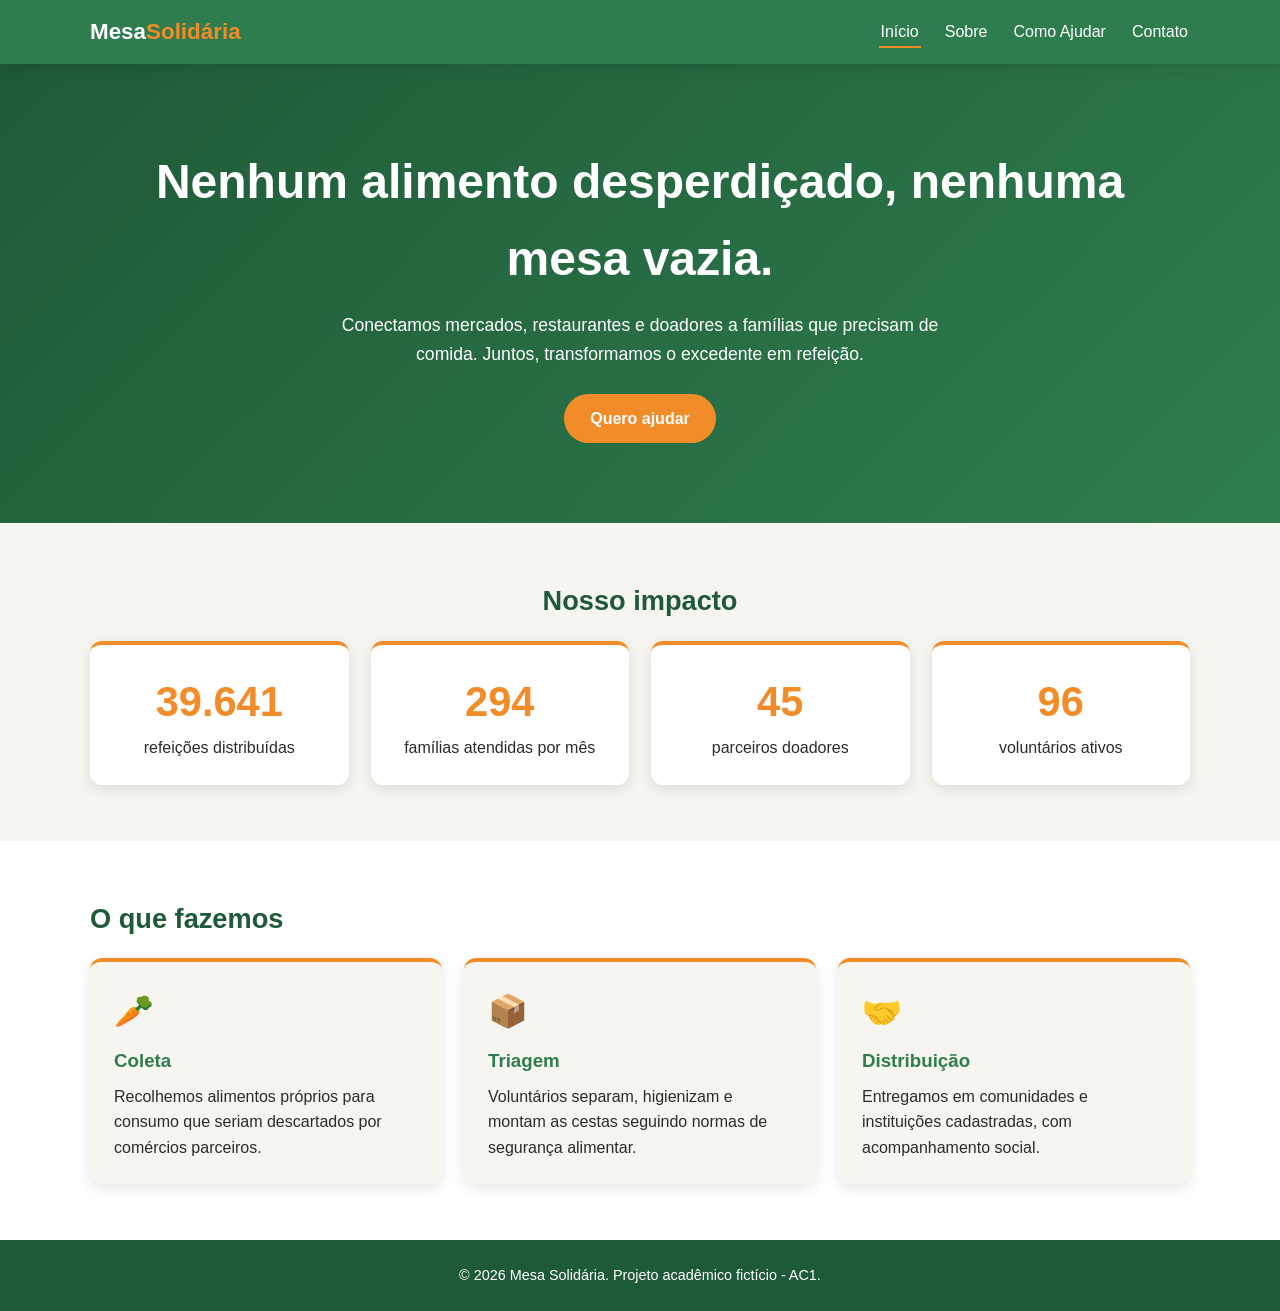
<file: mesa-solidaria/mesa-solidaria/index.html>
<!DOCTYPE html>
<html lang="pt-BR">
<head>
  <meta charset="UTF-8">
  <meta name="viewport" content="width=device-width, initial-scale=1.0">
  <meta name="description" content="Mesa Solidária: ONG que combate o desperdício de alimentos e a fome.">
  <title>Mesa Solidária | Início</title>
  <link rel="stylesheet" href="css/style.css">
</head>
<body>
  <header>
    <div class="container">
      <a href="index.html" class="logo">Mesa<span>Solidária</span></a>
      <button class="menu-btn" id="menu-btn" aria-label="Abrir menu">&#9776;</button>
      <nav>
        <ul id="menu-lista">
          <li><a href="index.html" class="ativo">Início</a></li>
          <li><a href="sobre.html">Sobre</a></li>
          <li><a href="como-ajudar.html">Como Ajudar</a></li>
          <li><a href="contato.html">Contato</a></li>
        </ul>
      </nav>
    </div>
  </header>

  <section class="hero">
    <div class="container">
      <h1>Nenhum alimento desperdiçado, nenhuma mesa vazia.</h1>
      <p>Conectamos mercados, restaurantes e doadores a famílias que precisam de comida. Juntos, transformamos o excedente em refeição.</p>
      <a href="como-ajudar.html" class="btn">Quero ajudar</a>
    </div>
  </section>

  <section>
    <div class="container numeros">
      <h2>Nosso impacto</h2>
      <div class="grid">
        <div class="card"><div class="num" data-contar="48500">0</div><p>refeições distribuídas</p></div>
        <div class="card"><div class="num" data-contar="320">0</div><p>famílias atendidas por mês</p></div>
        <div class="card"><div class="num" data-contar="45">0</div><p>parceiros doadores</p></div>
        <div class="card"><div class="num" data-contar="120">0</div><p>voluntários ativos</p></div>
      </div>
    </div>
  </section>

  <section class="alt">
    <div class="container">
      <h2>O que fazemos</h2>
      <div class="grid">
        <div class="card"><div class="icone">🥕</div><h3>Coleta</h3><p>Recolhemos alimentos próprios para consumo que seriam descartados por comércios parceiros.</p></div>
        <div class="card"><div class="icone">📦</div><h3>Triagem</h3><p>Voluntários separam, higienizam e montam as cestas seguindo normas de segurança alimentar.</p></div>
        <div class="card"><div class="icone">🤝</div><h3>Distribuição</h3><p>Entregamos em comunidades e instituições cadastradas, com acompanhamento social.</p></div>
      </div>
    </div>
  </section>

  <footer>
    <p>&copy; <span id="ano"></span> Mesa Solidária. Projeto acadêmico fictício - AC1.</p>
  </footer>
  <script src="js/script.js"></script>
</body>
</html>
</file>
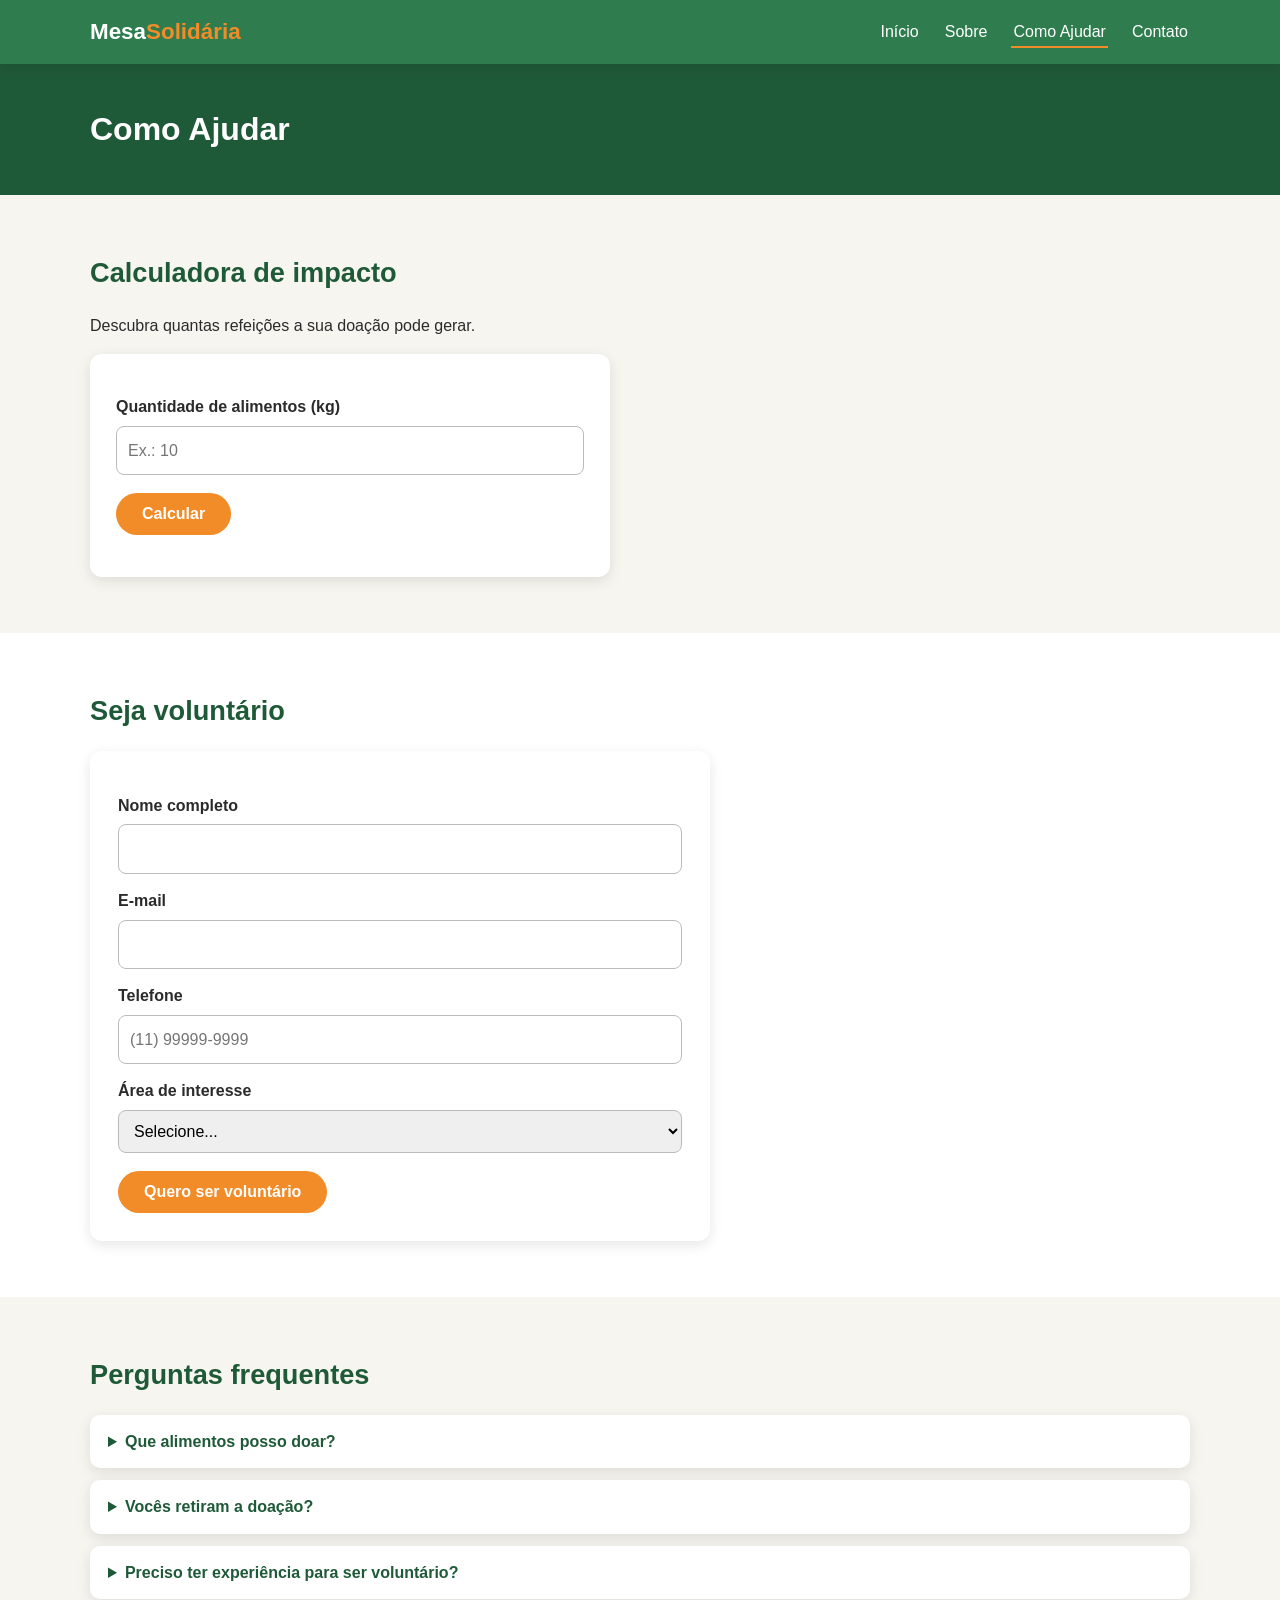
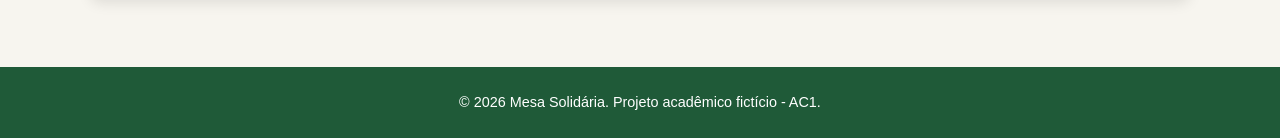
<file: mesa-solidaria/mesa-solidaria/ac1.html>
<!DOCTYPE html>
<html lang="pt-BR">
<head>
  <meta charset="UTF-8">
  <meta name="viewport" content="width=device-width, initial-scale=1.0">
  <title>Mesa Solidária | Como Ajudar</title>
  <link rel="stylesheet" href="css/style.css">
</head>
<body>
  <header>
    <div class="container">
      <a href="index.html" class="logo">Mesa<span>Solidária</span></a>
      <button class="menu-btn" id="menu-btn" aria-label="Abrir menu">&#9776;</button>
      <nav>
        <ul id="menu-lista">
          <li><a href="index.html">Início</a></li>
          <li><a href="sobre.html">Sobre</a></li>
          <li><a href="como-ajudar.html" class="ativo">Como Ajudar</a></li>
          <li><a href="contato.html">Contato</a></li>
        </ul>
      </nav>
    </div>
  </header>

  <div class="page-title"><div class="container"><h1>Como Ajudar</h1></div></div>

  <section>
    <div class="container">
      <h2>Calculadora de impacto</h2>
      <p style="margin-bottom:16px">Descubra quantas refeições a sua doação pode gerar.</p>
      <form id="calc-form" class="calc">
        <label for="kg">Quantidade de alimentos (kg)</label>
        <input type="number" id="kg" min="1" placeholder="Ex.: 10">
        <button type="submit" class="btn">Calcular</button>
        <output id="calc-resultado"></output>
      </form>
    </div>
  </section>

  <section class="alt">
    <div class="container">
      <h2>Seja voluntário</h2>
      <form id="form-voluntario" novalidate>
        <label for="v-nome">Nome completo</label>
        <input type="text" id="v-nome" data-obrigatorio>
        <span class="erro"></span>

        <label for="v-email">E-mail</label>
        <input type="email" id="v-email" data-obrigatorio>
        <span class="erro"></span>

        <label for="v-tel">Telefone</label>
        <input type="tel" id="v-tel" data-obrigatorio data-tipo="telefone" placeholder="(11) 99999-9999">
        <span class="erro"></span>

        <label for="v-area">Área de interesse</label>
        <select id="v-area" data-obrigatorio>
          <option value="">Selecione...</option>
          <option>Coleta de alimentos</option>
          <option>Triagem e embalagem</option>
          <option>Distribuição</option>
          <option>Divulgação e redes sociais</option>
        </select>
        <span class="erro"></span>

        <button type="submit" class="btn">Quero ser voluntário</button>
        <div class="sucesso" id="sucesso-voluntario">Cadastro enviado! Entraremos em contato em breve.</div>
      </form>
    </div>
  </section>

  <section>
    <div class="container">
      <h2>Perguntas frequentes</h2>
      <details><summary>Que alimentos posso doar?</summary><p>Alimentos não perecíveis dentro da validade, hortifrúti em bom estado e produtos refrigerados com cadeia de frio garantida.</p></details>
      <details><summary>Vocês retiram a doação?</summary><p>Sim, para doações de empresas parceiras. Pessoas físicas podem levar até o nosso ponto de coleta.</p></details>
      <details><summary>Preciso ter experiência para ser voluntário?</summary><p>Não. Oferecemos orientação inicial e você escolhe o horário que cabe na sua rotina.</p></details>
    </div>
  </section>

  <footer>
    <p>&copy; <span id="ano"></span> Mesa Solidária. Projeto acadêmico fictício - AC1.</p>
  </footer>
  <script src="js/script.js"></script>
</body>
</html>
</file>
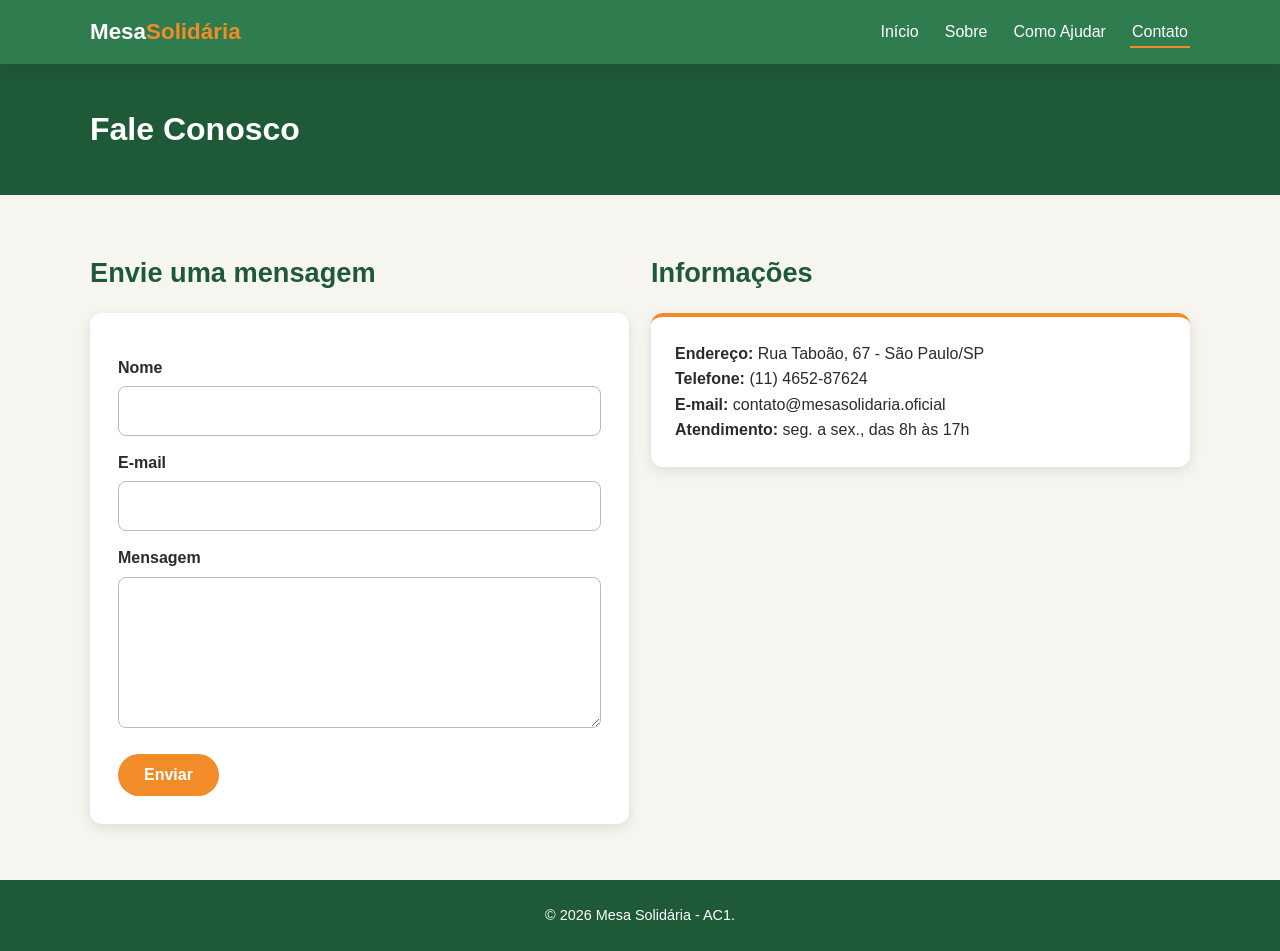
<file: mesa-solidaria/mesa-solidaria/contato.html>
<!DOCTYPE html>
<html lang="pt-BR">
<head>
  <meta charset="UTF-8">
  <meta name="viewport" content="width=device-width, initial-scale=1.0">
  <title>Mesa Solidária | Contato</title>
  <link rel="stylesheet" href="css/style.css">
</head>
<body>
  <header>
    <div class="container">
      <a href="index.html" class="logo">Mesa<span>Solidária</span>
      </a>
      <button class="menu-btn" id="menu-btn" aria-label="Abrir menu">&#9776;

      </button>
      <nav>
        <ul id="menu-lista">
          <li><a href="index.html">Início</a>
          </li>
          <li><a href="sobre.html">Sobre</a>
          </li>
          <li><a href="como-ajudar.html">Como Ajudar</a>
          </li>
          <li><a href="contato.html" class="ativo">Contato</a>
          </li>
        </ul>
      </nav>
    </div>
  </header>

  <div class="page-title"><div class="container"><h1>Fale Conosco</h1></div>
</div>

  <section>
    <div class="container">
      <div class="grid" style="align-items:start">
        <div>
          <h2>Envie uma mensagem

          </h2>
          <form id="form-contato" novalidate>
            <label for="c-nome">Nome</label>
            <input type="text" id="c-nome" data-obrigatorio>
            <span class="erro"></span>

            <label for="c-email">E-mail</label>
            <input type="email" id="c-email" data-obrigatorio>
            <span class="erro"></span>

            <label for="c-msg">Mensagem</label>
            <textarea id="c-msg" rows="5" data-obrigatorio></textarea>
            <span class="erro"></span>

            <button type="submit" class="btn">Enviar</button>
            <div class="sucesso" id="sucesso-contato">Mensagem enviada com sucesso! Obrigado pelo contato.</div>
          </form>
        </div>
        <div>
          <h2>Informações</h2>
          <div class="card">
            <p><strong>Endereço:</strong> Rua Taboão, 67 - São Paulo/SP</p>
            <p><strong>Telefone:</strong> (11) 4652-87624</p>
            <p><strong>E-mail:</strong> contato@mesasolidaria.oficial</p>
            <p><strong>Atendimento:</strong> seg. a sex., das 8h às 17h</p>
          </div>
        </div>
      </div>
    </div>
  </section>

  <footer>
    <p>&copy; <span id="ano"></span> Mesa Solidária - AC1.</p>
  </footer>
  <script src="js/script.js"></script>
</body>
</html>
</file>
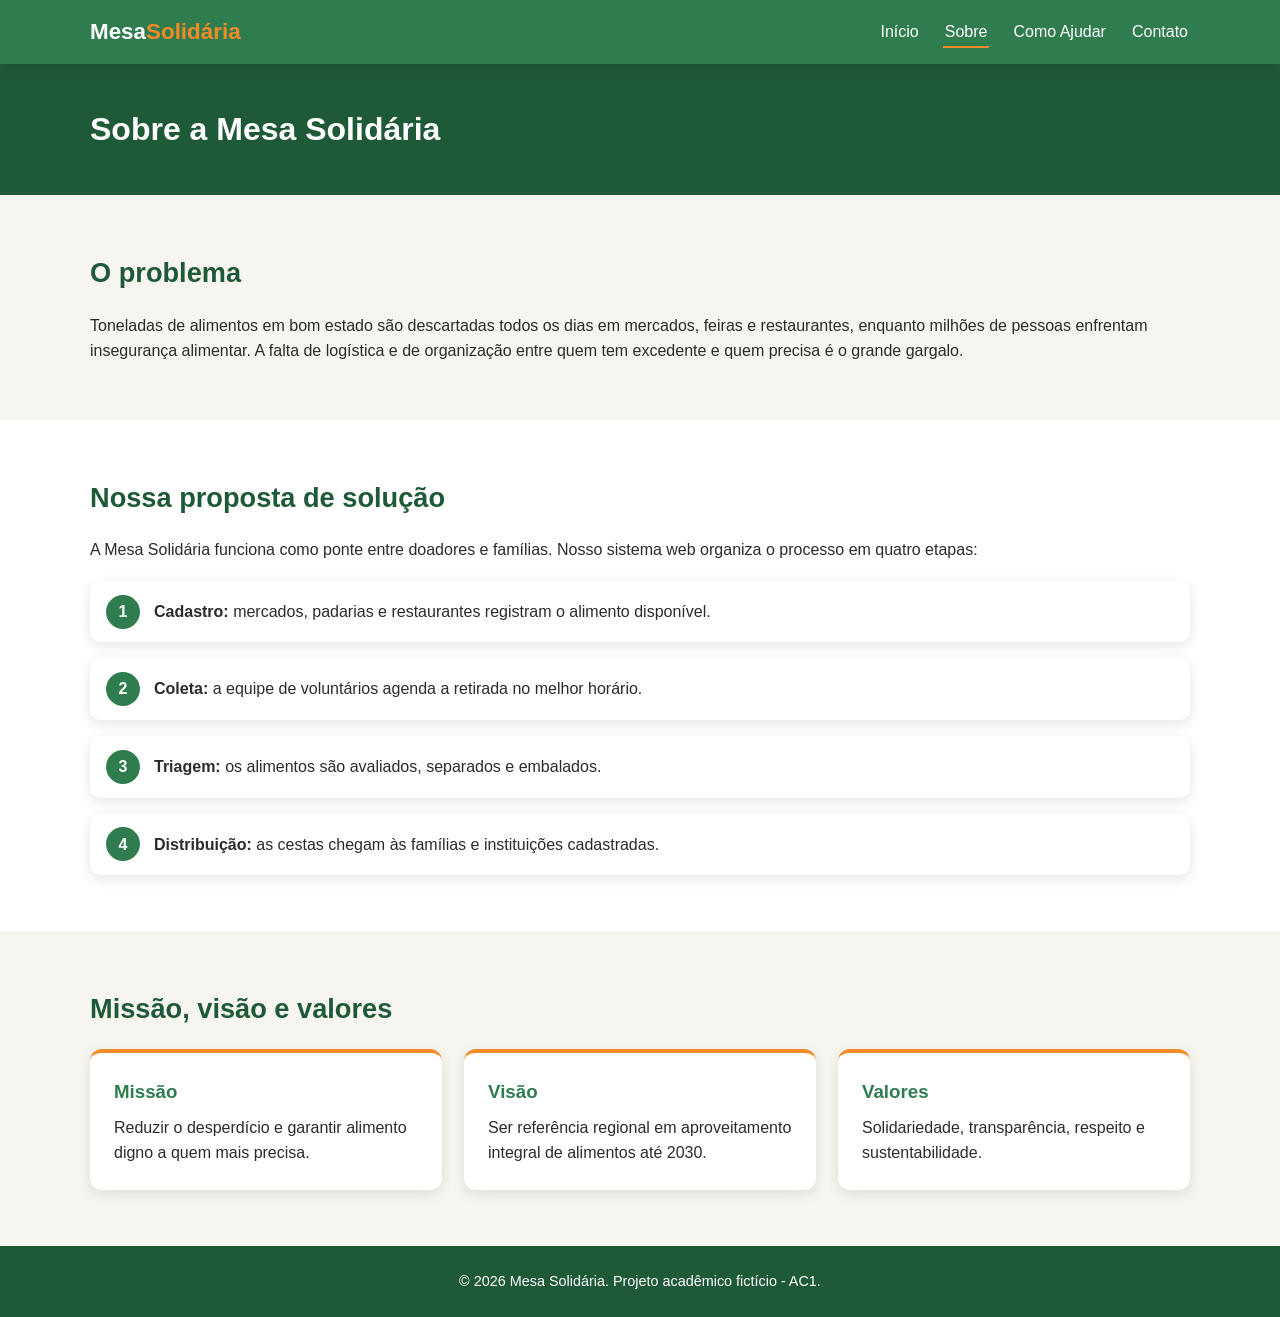
<file: mesa-solidaria/mesa-solidaria/sobre.html>
<!DOCTYPE html>
<html lang="pt-BR">
<head>
  <meta charset="UTF-8">
  <meta name="viewport" content="width=device-width, initial-scale=1.0">
  <title>Mesa Solidária | Sobre</title>
  <link rel="stylesheet" href="css/style.css">
</head>
<body>
  <header>
    <div class="container">
      <a href="index.html" class="logo">Mesa<span>Solidária</span></a>
      <button class="menu-btn" id="menu-btn" aria-label="Abrir menu">&#9776;</button>
      <nav>
        <ul id="menu-lista">
          <li><a href="index.html">Início</a></li>
          <li><a href="sobre.html" class="ativo">Sobre</a></li>
          <li><a href="como-ajudar.html">Como Ajudar</a></li>
          <li><a href="contato.html">Contato</a></li>
        </ul>
      </nav>
    </div>
  </header>

  <div class="page-title"><div class="container"><h1>Sobre a Mesa Solidária</h1></div></div>

  <section>
    <div class="container">
      <h2>O problema</h2>
      <p>Toneladas de alimentos em bom estado são descartadas todos os dias em mercados, feiras e restaurantes, enquanto milhões de pessoas enfrentam insegurança alimentar. A falta de logística e de organização entre quem tem excedente e quem precisa é o grande gargalo.</p>
    </div>
  </section>

  <section class="alt">
    <div class="container">
      <h2>Nossa proposta de solução</h2>
      <p style="margin-bottom:18px">A Mesa Solidária funciona como ponte entre doadores e famílias. Nosso sistema web organiza o processo em quatro etapas:</p>
      <ol class="passos">
        <li><strong>Cadastro:</strong> mercados, padarias e restaurantes registram o alimento disponível.</li>
        <li><strong>Coleta:</strong> a equipe de voluntários agenda a retirada no melhor horário.</li>
        <li><strong>Triagem:</strong> os alimentos são avaliados, separados e embalados.</li>
        <li><strong>Distribuição:</strong> as cestas chegam às famílias e instituições cadastradas.</li>
      </ol>
    </div>
  </section>

  <section>
    <div class="container">
      <h2>Missão, visão e valores</h2>
      <div class="grid">
        <div class="card"><h3>Missão</h3><p>Reduzir o desperdício e garantir alimento digno a quem mais precisa.</p></div>
        <div class="card"><h3>Visão</h3><p>Ser referência regional em aproveitamento integral de alimentos até 2030.</p></div>
        <div class="card"><h3>Valores</h3><p>Solidariedade, transparência, respeito e sustentabilidade.</p></div>
      </div>
    </div>
  </section>

  <footer>
    <p>&copy; <span id="ano"></span> Mesa Solidária. Projeto acadêmico fictício - AC1.</p>
  </footer>
  <script src="js/script.js"></script>
</body>
</html>
</file>
<file: mesa-solidaria/mesa-solidaria/css/style.css>
:root {
  --verde: #2f7d4f;
  --verde-escuro: #1f5a38;
  --laranja: #f28c28;
  --fundo: #f7f5ef;
  --texto: #2b2b2b;
  --branco: #ffffff;
  --sombra: 0 4px 14px rgba(0, 0, 0, 0.1);
}

* { box-sizing: border-box; margin: 0; padding: 0; }

body {
  font-family: "Segoe UI", Arial, sans-serif;
  background: var(--fundo);
  color: var(--texto);
  line-height: 1.6;
}

a { color: var(--verde); }

.container { width: min(1100px, 92%); margin: 0 auto; }

header {
  background: var(--verde);
  color: var(--branco);
  position: sticky;
  top: 0;
  z-index: 10;
  box-shadow: var(--sombra);
}
header .container {
  display: flex;
  align-items: center;
  justify-content: space-between;
  padding: 14px 0;
}
.logo { font-size: 1.4rem; font-weight: 700; color: var(--branco); text-decoration: none; }
.logo span { color: var(--laranja); }
nav ul { list-style: none; display: flex; gap: 22px; }
nav a { color: var(--branco); text-decoration: none; font-weight: 500; padding: 6px 2px; border-bottom: 2px solid transparent; }
nav a:hover, nav a.ativo { border-bottom-color: var(--laranja); }
.menu-btn { display: none; background: none; border: 0; color: var(--branco); font-size: 1.8rem; cursor: pointer; }


.hero {
  background: linear-gradient(135deg, var(--verde-escuro), var(--verde));
  color: var(--branco);
  padding: 80px 0;
  text-align: center;
}
.hero h1 { font-size: clamp(1.8rem, 5vw, 3rem); margin-bottom: 14px; }
.hero p { max-width: 650px; margin: 0 auto 26px; font-size: 1.1rem; }

.page-title { background: var(--verde-escuro); color: var(--branco); padding: 40px 0; }
.page-title h1 { font-size: 2rem; }

.btn {
  display: inline-block;
  background: var(--laranja);
  color: var(--branco);
  padding: 12px 26px;
  border-radius: 30px;
  text-decoration: none;
  font-weight: 600;
  border: 0;
  cursor: pointer;
  font-size: 1rem;
  transition: transform 0.2s, background 0.2s;
}
.btn:hover { background: #d97a1c; transform: translateY(-2px); }

section { padding: 56px 0; }
section h2 { color: var(--verde-escuro); margin-bottom: 18px; font-size: 1.7rem; }
.alt { background: var(--branco); }

.grid { display: grid; grid-template-columns: repeat(auto-fit, minmax(240px, 1fr)); gap: 22px; }
.card {
  background: var(--branco);
  border-radius: 12px;
  padding: 24px;
  box-shadow: var(--sombra);
  border-top: 4px solid var(--laranja);
}
.alt .card { background: var(--fundo); }
.card h3 { color: var(--verde); margin-bottom: 8px; }
.card .icone { font-size: 2rem; margin-bottom: 8px; }

.numeros { text-align: center; }
.numeros .num { font-size: 2.6rem; font-weight: 700; color: var(--laranja); }

.passos { counter-reset: passo; list-style: none; display: grid; gap: 16px; }
.passos li {
  counter-increment: passo;
  background: var(--branco);
  padding: 18px 18px 18px 64px;
  border-radius: 10px;
  box-shadow: var(--sombra);
  position: relative;
}
.passos li::before {
  content: counter(passo);
  position: absolute;
  left: 16px;
  top: 50%;
  transform: translateY(-50%);
  width: 34px; height: 34px;
  background: var(--verde);
  color: var(--branco);
  border-radius: 50%;
  display: grid;
  place-items: center;
  font-weight: 700;
}
.calc { background: var(--branco); padding: 26px; border-radius: 12px; box-shadow: var(--sombra); max-width: 520px; }
.calc output { display: block; margin-top: 16px; font-size: 1.15rem; font-weight: 600; color: var(--verde-escuro); }
form { background: var(--branco); padding: 28px; border-radius: 12px; box-shadow: var(--sombra); max-width: 620px; }
label { display: block; font-weight: 600; margin: 14px 0 6px; }
input, select, textarea {
  width: 100%;
  padding: 11px;
  border: 1px solid #bbb;
  border-radius: 8px;
  font: inherit;
}
input:focus, select:focus, textarea:focus { outline: 2px solid var(--verde); border-color: var(--verde); }
.erro { color: #c0392b; font-size: 0.85rem; min-height: 1.1em; }
.sucesso { margin-top: 16px; padding: 14px; background: #e3f4e8; color: var(--verde-escuro); border-radius: 8px; display: none; }
form .btn { margin-top: 18px; }
details { background: var(--branco); padding: 14px 18px; border-radius: 10px; box-shadow: var(--sombra); margin-bottom: 12px; }
summary { cursor: pointer; font-weight: 600; color: var(--verde-escuro); }

footer { background: var(--verde-escuro); color: var(--branco); text-align: center; padding: 24px 0; font-size: 0.9rem; }
@media (max-width: 720px) {
  .menu-btn { display: block; }
  nav ul {
    display: none;
    flex-direction: column;
    position: absolute;
    top: 100%;
    left: 0; right: 0;
    background: var(--verde);
    padding: 12px 4%;
    gap: 8px;
  }
  nav ul.aberto { display: flex; }
}
</file>
